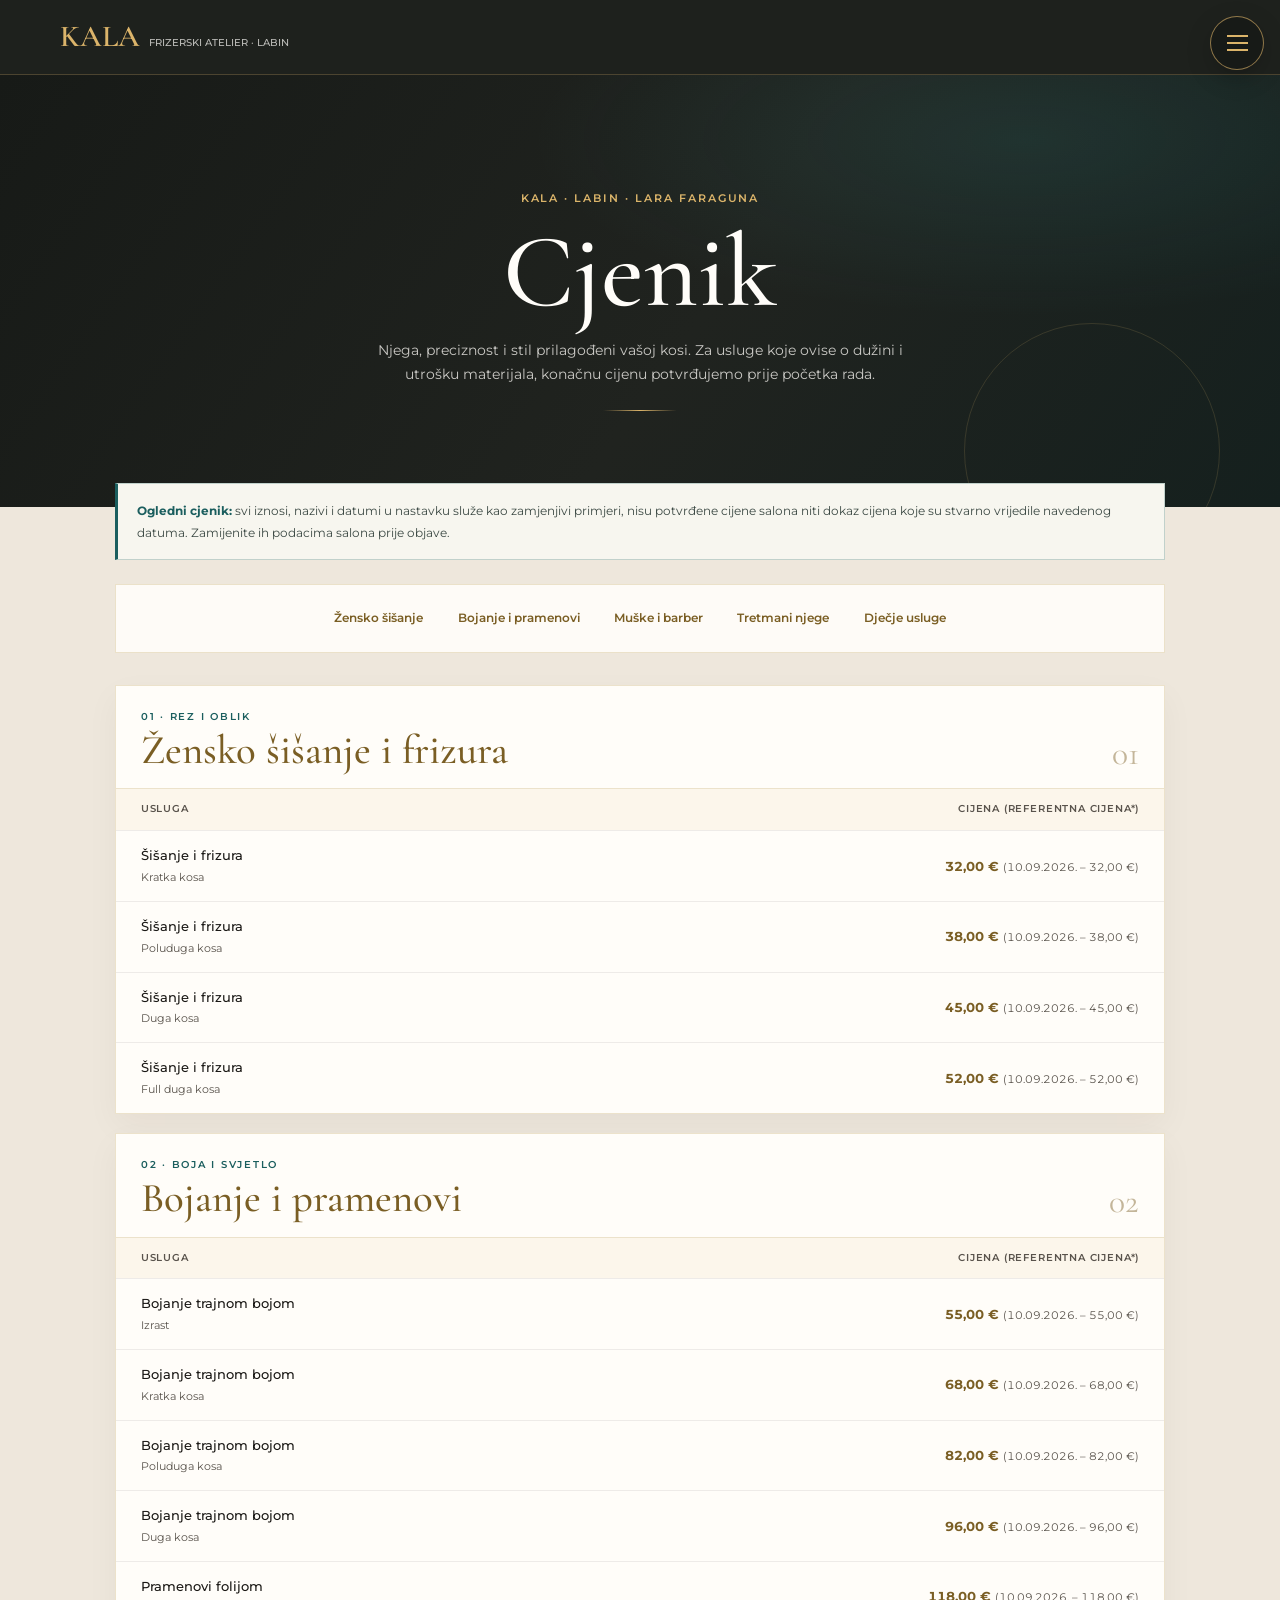
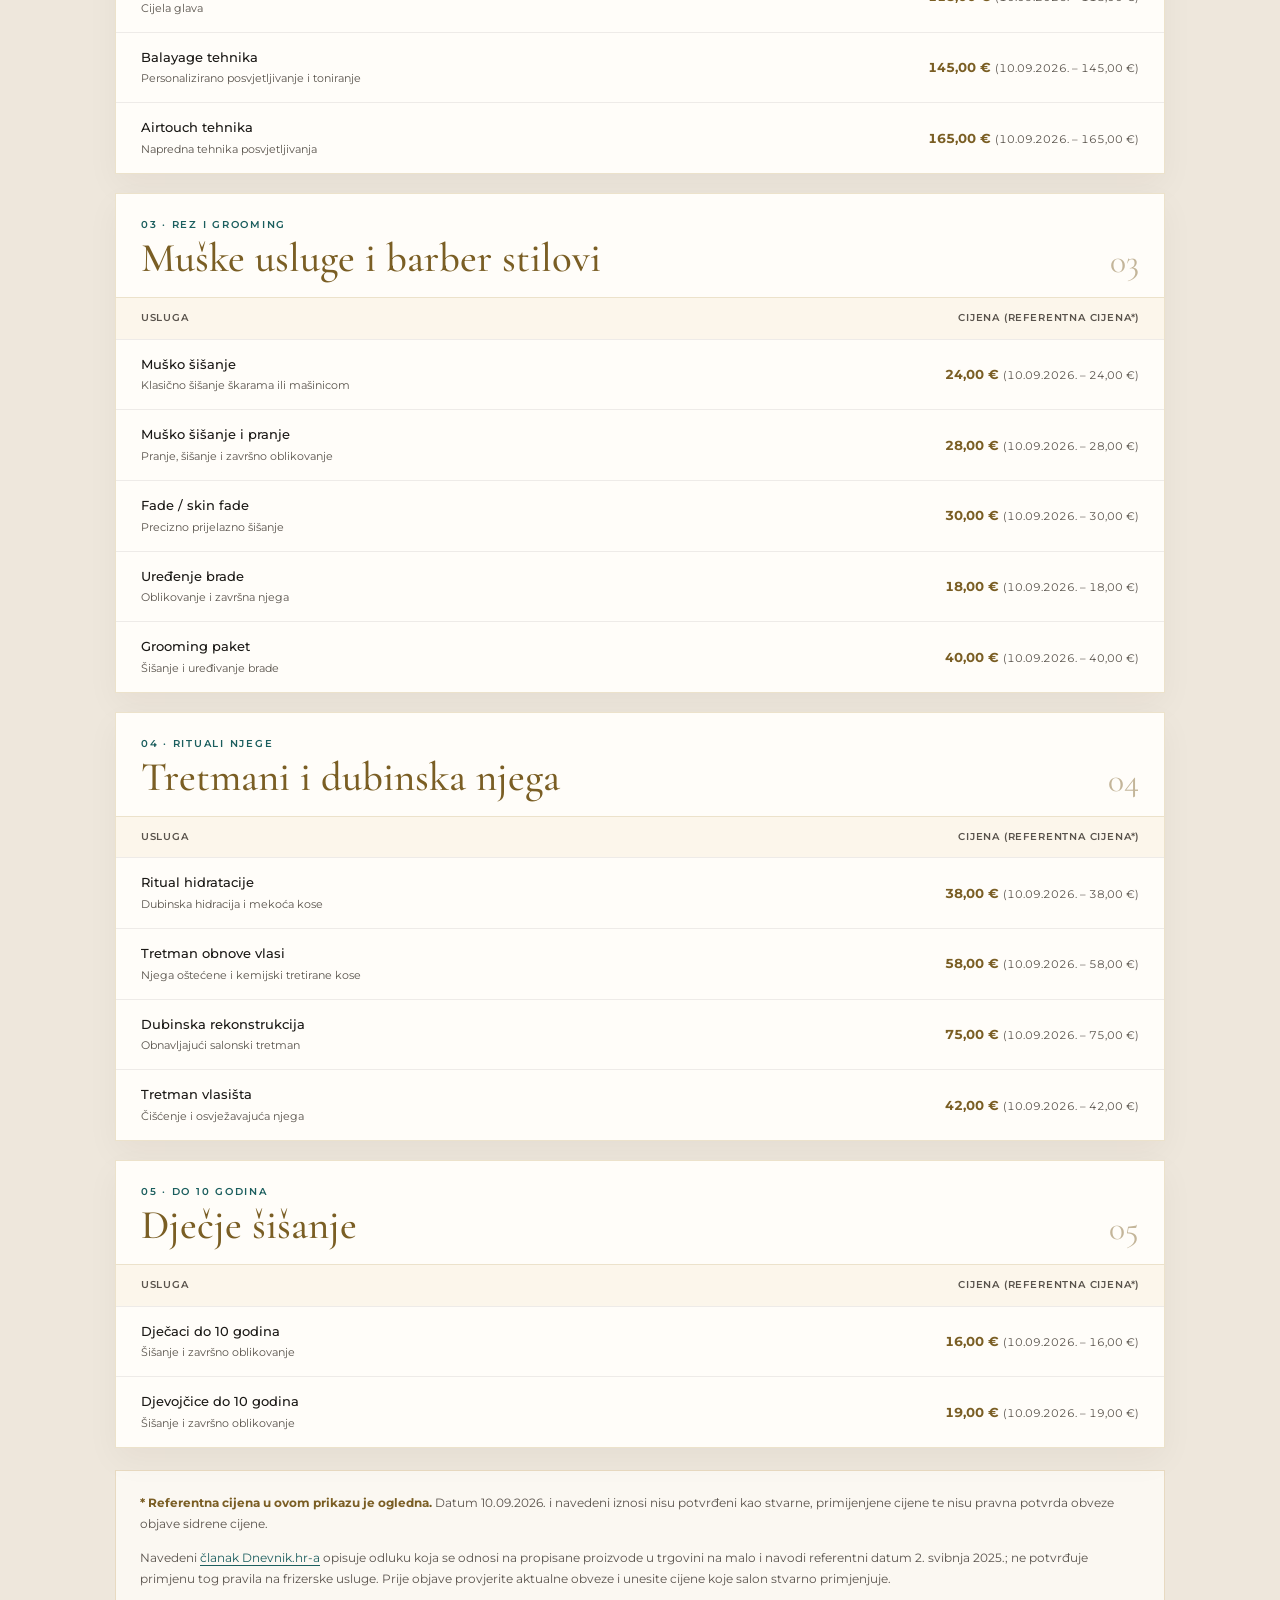
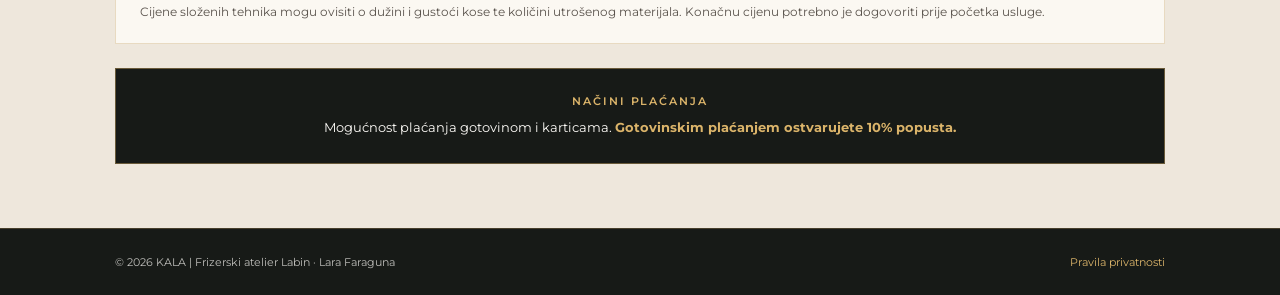
<file: cjenik.html>
<!DOCTYPE html>
<html lang="hr">
<head>
    <meta charset="UTF-8">
    <meta name="viewport" content="width=device-width, initial-scale=1">
    <meta name="description" content="Ogledni cjenik frizerskog ateliera KALA u Labinu. Ženske, muške, svečane i dječje frizerske usluge.">
    <meta name="theme-color" content="#171a17">
    <title>Cjenik | KALA Frizerski atelier Labin</title>
    <link rel="preconnect" href="https://fonts.googleapis.com">
    <link rel="preconnect" href="https://fonts.gstatic.com" crossorigin>
    <link href="https://fonts.googleapis.com/css2?family=Cormorant+Garamond:wght@400;500;600;700&family=Montserrat:wght@300;400;500;600;700&display=swap" rel="stylesheet">
    <style>
        :root {
            color-scheme: light;
            --gold: #b38f40;
            --gold-light: #dbb46a;
            --gold-dark: #7a5e24;
            --teal: #1b5e5e;
            --teal-light: #3aa3a3;
            --cream: #fffdf9;
            --cream-dark: #fcf6eb;
            --ink: #1a1815;
            --ink-soft: #59534c;
            --night: #171a17;
            --line: rgba(179, 143, 64, 0.25);
            --serif: 'Cormorant Garamond', Georgia, serif;
            --sans: 'Montserrat', Arial, sans-serif;
        }

        *,
        *::before,
        *::after {
            box-sizing: border-box;
        }

        html {
            scroll-behavior: smooth;
            scroll-padding-top: 6rem;
        }

        body {
            margin: 0;
            background: #eee7dc;
            color: var(--ink);
            font-family: var(--sans);
            font-size: 0.94rem;
            line-height: 1.65;
            -webkit-font-smoothing: antialiased;
        }

        a {
            color: inherit;
        }

        a:focus-visible {
            outline: 3px solid var(--teal-light);
            outline-offset: 4px;
        }

        .skip-link {
            position: absolute;
            z-index: 5;
            top: 0.75rem;
            left: 0.75rem;
            padding: 0.65rem 0.9rem;
            transform: translateY(-160%);
            background: var(--cream);
            color: var(--ink);
        }

        .skip-link:focus {
            transform: translateY(0);
        }

        .site-header {
            position: sticky;
            z-index: 4;
            top: 0;
            border-bottom: 1px solid rgba(219, 180, 106, 0.24);
            background: rgba(23, 26, 23, 0.97);
            color: var(--cream);
            backdrop-filter: blur(14px);
        }

        .nav-inner {
            width: min(1160px, calc(100% - 2.5rem));
            min-height: 74px;
            margin-inline: auto;
            display: flex;
            align-items: center;
            justify-content: space-between;
            gap: 1.5rem;
        }

        .wordmark {
            display: inline-flex;
            align-items: baseline;
            gap: 0.55rem;
            color: var(--cream);
            text-decoration: none;
        }

        .wordmark strong {
            color: var(--gold-light);
            font-family: var(--serif);
            font-size: 1.9rem;
            font-weight: 600;
            line-height: 1;
        }

        .wordmark span {
            color: rgba(255, 253, 249, 0.7);
            font-size: 0.65rem;
            font-weight: 500;
        }

        .nav-links {
            display: flex;
            align-items: center;
            gap: clamp(1rem, 3vw, 2.25rem);
        }

        .nav-links a {
            color: rgba(255, 253, 249, 0.83);
            font-size: 0.76rem;
            font-weight: 500;
            text-decoration: none;
            transition: color 160ms ease;
        }

        .nav-links a:hover,
        .nav-links a[aria-current="page"] {
            color: var(--gold-light);
        }

        .nav-links .home-link {
            padding: 0.55rem 0.85rem;
            border: 1px solid rgba(219, 180, 106, 0.55);
            color: var(--gold-light);
        }

        .site-menu-trigger,
        .site-menu-close {
            display: inline-grid;
            place-items: center;
            border: 1px solid rgba(219, 180, 106, 0.62);
            background: var(--night);
            color: var(--gold-light);
            cursor: pointer;
            font: inherit;
        }

        .site-menu-trigger {
            position: fixed;
            z-index: 1001;
            top: 1rem;
            right: 1rem;
            width: 54px;
            height: 54px;
            gap: 5px;
            border-radius: 50%;
            box-shadow: 0 8px 24px rgba(0, 0, 0, 0.22);
        }

        .site-menu-trigger:hover,
        .site-menu-close:hover {
            background: #292820;
        }

        .site-menu-glyph {
            display: grid;
            gap: 5px;
        }

        .site-menu-glyph span {
            display: block;
            width: 21px;
            height: 2px;
            background: currentColor;
        }

        .site-menu-trigger:focus-visible,
        .site-menu-close:focus-visible,
        .site-menu-link:focus-visible {
            outline: 3px solid var(--teal-light);
            outline-offset: 4px;
        }

        .site-menu-dialog {
            position: fixed;
            inset: 0 0 0 auto;
            width: min(420px, calc(100vw - 1rem));
            height: 100vh;
            height: 100dvh;
            max-width: none;
            max-height: none;
            margin: 0;
            padding: 0;
            overflow-y: auto;
            border: 0;
            border-left: 1px solid rgba(219, 180, 106, 0.35);
            background: var(--night);
            color: var(--cream);
            box-shadow: -20px 0 70px rgba(0, 0, 0, 0.3);
        }

        .site-menu-dialog::backdrop {
            background: rgba(8, 9, 8, 0.68);
            backdrop-filter: blur(5px);
        }

        .site-menu-dialog[open] {
            animation: site-menu-enter 260ms cubic-bezier(0.2, 0.75, 0.25, 1) both;
        }

        .site-menu-dialog.is-closing {
            animation: site-menu-exit 220ms ease both;
        }

        .site-menu-inner {
            display: flex;
            min-height: 100%;
            flex-direction: column;
            padding: clamp(1.5rem, 5vw, 2.5rem);
        }

        .site-menu-head {
            display: flex;
            align-items: flex-start;
            justify-content: space-between;
            gap: 1rem;
            padding-bottom: 2.5rem;
            border-bottom: 1px solid rgba(219, 180, 106, 0.24);
        }

        .site-menu-kicker {
            display: block;
            margin-bottom: 0.35rem;
            color: var(--gold-light);
            font-size: 0.65rem;
            font-weight: 600;
            letter-spacing: 0.16em;
            text-transform: uppercase;
        }

        .site-menu-title {
            margin: 0;
            color: var(--cream);
            font-family: var(--serif);
            font-size: 2.6rem;
            font-weight: 500;
            line-height: 1;
        }

        .site-menu-close {
            flex: 0 0 44px;
            width: 44px;
            height: 44px;
            border-radius: 50%;
            font-size: 1.7rem;
            line-height: 1;
        }

        .site-menu-links {
            display: grid;
            margin-top: 1.6rem;
        }

        .site-menu-link {
            display: flex;
            align-items: center;
            justify-content: space-between;
            gap: 1rem;
            min-height: 76px;
            border-bottom: 1px solid rgba(255, 253, 249, 0.1);
            color: rgba(255, 253, 249, 0.86);
            font-family: var(--serif);
            font-size: 1.8rem;
            text-decoration: none;
            transition: color 160ms ease, padding 160ms ease;
        }

        .site-menu-link span {
            color: var(--gold-light);
            font-family: var(--sans);
            font-size: 0.65rem;
            font-variant-numeric: tabular-nums;
        }

        .site-menu-link:hover,
        .site-menu-link[aria-current="page"] {
            padding-left: 0.4rem;
            color: var(--gold-light);
        }

        .site-menu-foot {
            margin: auto 0 0;
            padding-top: 2rem;
            color: rgba(255, 253, 249, 0.55);
            font-size: 0.65rem;
            letter-spacing: 0.12em;
            text-transform: uppercase;
        }

        @keyframes site-menu-enter {
            from { opacity: 0; transform: translateX(24px); }
            to { opacity: 1; transform: translateX(0); }
        }

        @keyframes site-menu-exit {
            from { opacity: 1; transform: translateX(0); }
            to { opacity: 0; transform: translateX(24px); }
        }

        @media (prefers-reduced-motion: reduce) {
            .site-menu-dialog[open],
            .site-menu-dialog.is-closing {
                animation-duration: 1ms;
            }
        }

        .hero {
            position: relative;
            overflow: hidden;
            padding: clamp(4.5rem, 9vw, 7.5rem) 1.25rem clamp(4rem, 8vw, 6rem);
            background:
                radial-gradient(ellipse at 80% 15%, rgba(58, 163, 163, 0.13), transparent 34%),
                linear-gradient(125deg, #171a17 0%, #20231f 55%, #15201e 100%);
            color: var(--cream);
            text-align: center;
        }

        .hero::after {
            position: absolute;
            right: max(4vw, calc((100vw - 1160px) / 2));
            bottom: -4.5rem;
            width: 16rem;
            height: 16rem;
            border: 1px solid rgba(219, 180, 106, 0.16);
            border-radius: 50%;
            content: "";
            pointer-events: none;
        }

        .hero-inner {
            position: relative;
            z-index: 1;
            width: min(720px, 100%);
            margin-inline: auto;
            animation: rise-in 700ms ease both;
        }

        .eyebrow {
            display: block;
            margin-bottom: 0.9rem;
            color: var(--gold-light);
            font-size: 0.68rem;
            font-weight: 600;
            letter-spacing: 0.18em;
            text-transform: uppercase;
        }

        h1,
        h2,
        h3,
        p {
            margin-top: 0;
        }

        h1,
        h2,
        h3 {
            font-family: var(--serif);
            font-weight: 500;
        }

        h1 {
            margin-bottom: 0.65rem;
            color: var(--cream);
            font-size: clamp(3.4rem, 9vw, 6.5rem);
            line-height: 0.95;
        }

        .hero p {
            max-width: 540px;
            margin: 1.1rem auto 0;
            color: rgba(255, 253, 249, 0.76);
            font-size: 0.9rem;
        }

        .hero-rule {
            width: 74px;
            height: 1px;
            margin: 1.5rem auto 0;
            background: linear-gradient(90deg, transparent, var(--gold-light), transparent);
        }

        main {
            position: relative;
            z-index: 2;
            width: min(1050px, calc(100% - 2.5rem));
            margin: -1.5rem auto 0;
            padding-bottom: 4rem;
        }

        .notice {
            margin-bottom: 1.5rem;
            padding: 1rem 1.2rem;
            border: 1px solid rgba(27, 94, 94, 0.24);
            border-left: 3px solid var(--teal);
            background: #f7f6ef;
            color: #3c4944;
            font-size: 0.78rem;
            line-height: 1.7;
        }

        .notice strong {
            color: var(--teal);
        }

        .category-nav {
            display: flex;
            flex-wrap: wrap;
            justify-content: center;
            gap: 0.55rem;
            margin-bottom: 2rem;
            padding: 1rem;
            border: 1px solid var(--line);
            background: rgba(255, 253, 249, 0.92);
        }

        .category-nav a {
            padding: 0.5rem 0.8rem;
            color: var(--gold-dark);
            font-size: 0.72rem;
            font-weight: 600;
            text-decoration: none;
            transition: background 160ms ease, color 160ms ease;
        }

        .category-nav a:hover {
            background: var(--teal);
            color: white;
        }

        .price-section {
            margin-bottom: 1.2rem;
            border: 1px solid var(--line);
            background: var(--cream);
            box-shadow: 0 12px 32px rgba(35, 30, 21, 0.045);
            animation: rise-in 650ms ease both;
        }

        .section-heading {
            display: flex;
            align-items: end;
            justify-content: space-between;
            gap: 1rem;
            padding: 1.45rem 1.55rem 1.1rem;
            border-bottom: 1px solid var(--line);
        }

        .section-heading .eyebrow {
            margin-bottom: 0.3rem;
            color: var(--teal);
            font-size: 0.61rem;
        }

        .section-heading h2 {
            margin: 0;
            color: var(--gold-dark);
            font-size: clamp(1.9rem, 4vw, 2.55rem);
            line-height: 1;
        }

        .section-index {
            color: rgba(122, 94, 36, 0.45);
            font-family: var(--serif);
            font-size: 2.1rem;
            line-height: 1;
        }

        .table-scroll {
            overflow-x: auto;
            scrollbar-color: var(--gold) var(--cream-dark);
        }

        .visually-hidden {
            position: absolute;
            width: 1px;
            height: 1px;
            padding: 0;
            margin: -1px;
            overflow: hidden;
            clip: rect(0, 0, 0, 0);
            white-space: nowrap;
            border: 0;
        }

        table {
            width: 100%;
            border-collapse: collapse;
            text-align: left;
        }

        thead {
            background: var(--cream-dark);
        }

        th {
            padding: 0.75rem 1rem;
            color: var(--ink-soft);
            font-size: 0.64rem;
            font-weight: 600;
            letter-spacing: 0.08em;
            text-transform: uppercase;
        }

        th:first-child,
        td:first-child {
            padding-left: 1.55rem;
        }

        th:last-child,
        td:last-child {
            padding-right: 1.55rem;
        }

        th.price-col,
        td.price-col {
            width: 50%;
            text-align: right;
        }

        tbody tr {
            border-top: 1px solid rgba(26, 24, 21, 0.075);
            transition: background 150ms ease;
        }

        tbody tr:hover {
            background: #f9f7f1;
        }

        td {
            padding: 0.88rem 1rem;
            vertical-align: middle;
        }

        .service-name {
            display: block;
            color: var(--ink);
            font-size: 0.82rem;
            font-weight: 500;
        }

        .service-detail {
            display: block;
            margin-top: 0.12rem;
            color: var(--ink-soft);
            font-size: 0.68rem;
            font-weight: 400;
        }

        .current-price {
            color: var(--gold-dark);
            font-size: 0.84rem;
            font-weight: 700;
            font-variant-numeric: tabular-nums;
        }

        .anchor-price {
            color: var(--ink-soft);
            font-size: 0.69rem;
            font-variant-numeric: tabular-nums;
        }

        .subsection-row td {
            padding-top: 1rem;
            padding-bottom: 0.45rem;
            background: #fbfaf6;
            color: var(--teal);
            font-size: 0.65rem;
            font-weight: 700;
            letter-spacing: 0.1em;
            text-transform: uppercase;
        }

        .subsection-row:hover {
            background: transparent;
        }

        .pricing-note {
            margin: 1.4rem 0 0;
            padding: 1.3rem 1.5rem;
            border: 1px solid rgba(179, 143, 64, 0.28);
            background: rgba(255, 253, 249, 0.78);
            color: var(--ink-soft);
            font-size: 0.76rem;
            line-height: 1.75;
        }

        .pricing-note p:last-child {
            margin-bottom: 0;
        }

        .pricing-note strong {
            color: var(--gold-dark);
        }

        .pricing-note a {
            color: var(--teal);
            text-underline-offset: 3px;
        }

        .payment-note {
            margin-top: 1.5rem;
            padding: 1.5rem;
            border: 1px solid rgba(219, 180, 106, 0.42);
            background: var(--night);
            color: var(--cream);
            text-align: center;
        }

        .payment-note .eyebrow {
            margin-bottom: 0.35rem;
        }

        .payment-note p {
            margin: 0;
            font-size: 0.82rem;
        }

        .payment-note strong {
            color: var(--gold-light);
        }

        .site-footer {
            padding: 1.5rem 1.25rem;
            border-top: 1px solid rgba(219, 180, 106, 0.24);
            background: var(--night);
            color: rgba(255, 253, 249, 0.72);
        }

        .footer-inner {
            width: min(1050px, 100%);
            margin-inline: auto;
            display: flex;
            align-items: center;
            justify-content: space-between;
            gap: 1rem;
            font-size: 0.7rem;
        }

        .footer-inner p {
            margin: 0;
        }

        .footer-inner a {
            color: var(--gold-light);
            text-decoration: none;
        }

        .footer-inner a:hover {
            text-decoration: underline;
            text-underline-offset: 3px;
        }

        @keyframes rise-in {
            from { opacity: 0; transform: translateY(12px); }
            to { opacity: 1; transform: translateY(0); }
        }

        @media (max-width: 640px) {
            .nav-inner {
                width: calc(100% - 1.5rem);
                min-height: 66px;
                gap: 0.7rem;
            }

            .wordmark {
                gap: 0.35rem;
            }

            .wordmark strong {
                font-size: 1.65rem;
            }

            .wordmark span {
                display: none;
            }

            .nav-links {
                gap: 0.75rem;
            }

            .nav-links a {
                font-size: 0.68rem;
            }

            .nav-links .home-link {
                padding: 0.45rem 0.55rem;
            }

            .hero {
                padding-top: 4rem;
                padding-bottom: 3.6rem;
            }

            main {
                width: calc(100% - 1.25rem);
            }

            .notice {
                padding: 0.85rem 0.9rem;
                font-size: 0.73rem;
            }

            .category-nav {
                justify-content: flex-start;
                gap: 0.2rem;
                padding: 0.55rem;
            }

            .category-nav a {
                padding: 0.45rem 0.55rem;
                font-size: 0.66rem;
            }

            .section-heading {
                padding: 1.15rem 1rem 0.9rem;
            }

            th {
                padding: 0.65rem 0.45rem;
                font-size: 0.56rem;
                letter-spacing: 0.035em;
            }

            th:first-child,
            td:first-child {
                padding-left: 0.8rem;
            }

            th:last-child,
            td:last-child {
                padding-right: 0.8rem;
            }

            th.price-col,
            td.price-col {
                width: 50%;
                min-width: 160px;
            }

            td {
                padding: 0.78rem 0.45rem;
            }

            .service-name {
                font-size: 0.74rem;
            }

            .service-detail {
                font-size: 0.64rem;
            }

            .current-price {
                font-size: 0.73rem;
            }

            .anchor-price {
                font-size: 0.61rem;
            }

            .subsection-row td {
                padding-left: 0.8rem;
            }

            .footer-inner {
                align-items: flex-start;
                flex-direction: column;
                gap: 0.5rem;
            }
        }

        @media (max-width: 360px) {
            .nav-links {
                gap: 0.45rem;
            }

            .nav-links a {
                font-size: 0.62rem;
            }

            .anchor-price {
                font-size: 0.59rem;
            }
        }

        @media (prefers-reduced-motion: reduce) {
            *,
            *::before,
            *::after {
                scroll-behavior: auto !important;
                animation-duration: 0.01ms !important;
                animation-iteration-count: 1 !important;
                transition-duration: 0.01ms !important;
            }
        }
    </style>
</head>
<body>
    <a class="skip-link" href="#main-content">Preskoči na cjenik</a>

    <header class="site-header">
        <div class="nav-inner">
            <a class="wordmark" href="index.html" aria-label="KALA, početna stranica">
                <strong>KALA</strong>
                <span>FRIZERSKI ATELIER · LABIN</span>
            </a>
            <button class="site-menu-trigger" type="button" aria-label="Otvori izbornik" aria-controls="site-menu" aria-expanded="false">
                <span class="site-menu-glyph" aria-hidden="true"><span></span><span></span><span></span></span>
            </button>
        </div>
    </header>

    <dialog class="site-menu-dialog" id="site-menu" aria-labelledby="site-menu-title">
        <div class="site-menu-inner">
            <div class="site-menu-head">
                <div>
                    <span class="site-menu-kicker">KALA · Labin</span>
                    <h2 class="site-menu-title" id="site-menu-title">Izbornik</h2>
                </div>
                <button class="site-menu-close" type="button" aria-label="Zatvori izbornik" autofocus>&times;</button>
            </div>
            <nav class="site-menu-links" aria-label="Glavna navigacija">
                <a class="site-menu-link" href="index.html">Početna <span>01</span></a>
                <a class="site-menu-link" href="cjenik.html" aria-current="page">Cjenik <span>02</span></a>
                <a class="site-menu-link" href="privatnost.html">Privatnost <span>03</span></a>
            </nav>
            <p class="site-menu-foot">Frizerski atelier · Iskonska elegancija</p>
        </div>
    </dialog>

    <section class="hero" aria-labelledby="page-title">
        <div class="hero-inner">
            <span class="eyebrow">KALA · Labin · Lara Faraguna</span>
            <h1 id="page-title">Cjenik</h1>
            <p>Njega, preciznost i stil prilagođeni vašoj kosi. Za usluge koje ovise o dužini i utrošku materijala, konačnu cijenu potvrđujemo prije početka rada.</p>
            <div class="hero-rule" aria-hidden="true"></div>
        </div>
    </section>

    <main id="main-content">
        <aside class="notice" aria-label="Važna napomena o oglednim cijenama">
            <strong>Ogledni cjenik:</strong> svi iznosi, nazivi i datumi u nastavku služe kao zamjenjivi primjeri, nisu potvrđene cijene salona niti dokaz cijena koje su stvarno vrijedile navedenog datuma. Zamijenite ih podacima salona prije objave.
        </aside>

        <nav class="category-nav" aria-label="Kategorije usluga">
            <a href="#zenske-usluge">Žensko šišanje</a>
            <a href="#bojanje-pramenovi">Bojanje i pramenovi</a>
            <a href="#muske-usluge">Muške i barber</a>
            <a href="#tretmani-njega">Tretmani njege</a>
            <a href="#djecje-usluge">Dječje usluge</a>
        </nav>

        <!-- Zamjenski iznosi: ažurirajte obje cijene u svakom retku kada stigne službeni cjenik. -->
        <section class="price-section" id="zenske-usluge" aria-labelledby="women-title">
            <header class="section-heading">
                <div>
                    <span class="eyebrow">01 · rez i oblik</span>
                    <h2 id="women-title">Žensko šišanje i frizura</h2>
                </div>
                <span class="section-index" aria-hidden="true">01</span>
            </header>
            <div class="table-scroll">
                <table>
                    <caption class="visually-hidden">Ogledne cijene ženskog šišanja i frizura</caption>
                    <thead>
                        <tr><th scope="col">Usluga</th><th scope="col" class="price-col">Cijena (referentna cijena*)</th></tr>
                    </thead>
                    <tbody>
                        <tr><td><span class="service-name">Šišanje i frizura</span><span class="service-detail">Kratka kosa</span></td><td class="price-col"><span class="current-price">32,00 €</span> <span class="anchor-price">(10.09.2026. – 32,00 €)</span></td></tr>
                        <tr><td><span class="service-name">Šišanje i frizura</span><span class="service-detail">Poluduga kosa</span></td><td class="price-col"><span class="current-price">38,00 €</span> <span class="anchor-price">(10.09.2026. – 38,00 €)</span></td></tr>
                        <tr><td><span class="service-name">Šišanje i frizura</span><span class="service-detail">Duga kosa</span></td><td class="price-col"><span class="current-price">45,00 €</span> <span class="anchor-price">(10.09.2026. – 45,00 €)</span></td></tr>
                        <tr><td><span class="service-name">Šišanje i frizura</span><span class="service-detail">Full duga kosa</span></td><td class="price-col"><span class="current-price">52,00 €</span> <span class="anchor-price">(10.09.2026. – 52,00 €)</span></td></tr>
                    </tbody>
                </table>
            </div>
        </section>

        <section class="price-section" id="bojanje-pramenovi" aria-labelledby="color-title">
            <header class="section-heading">
                <div>
                    <span class="eyebrow">02 · boja i svjetlo</span>
                    <h2 id="color-title">Bojanje i pramenovi</h2>
                </div>
                <span class="section-index" aria-hidden="true">02</span>
            </header>
            <div class="table-scroll">
                <table>
                    <caption class="visually-hidden">Ogledne cijene bojanja i pramenova</caption>
                    <thead><tr><th scope="col">Usluga</th><th scope="col" class="price-col">Cijena (referentna cijena*)</th></tr></thead>
                    <tbody>
                        <tr><td><span class="service-name">Bojanje trajnom bojom</span><span class="service-detail">Izrast</span></td><td class="price-col"><span class="current-price">55,00 €</span> <span class="anchor-price">(10.09.2026. – 55,00 €)</span></td></tr>
                        <tr><td><span class="service-name">Bojanje trajnom bojom</span><span class="service-detail">Kratka kosa</span></td><td class="price-col"><span class="current-price">68,00 €</span> <span class="anchor-price">(10.09.2026. – 68,00 €)</span></td></tr>
                        <tr><td><span class="service-name">Bojanje trajnom bojom</span><span class="service-detail">Poluduga kosa</span></td><td class="price-col"><span class="current-price">82,00 €</span> <span class="anchor-price">(10.09.2026. – 82,00 €)</span></td></tr>
                        <tr><td><span class="service-name">Bojanje trajnom bojom</span><span class="service-detail">Duga kosa</span></td><td class="price-col"><span class="current-price">96,00 €</span> <span class="anchor-price">(10.09.2026. – 96,00 €)</span></td></tr>
                        <tr><td><span class="service-name">Pramenovi folijom</span><span class="service-detail">Cijela glava</span></td><td class="price-col"><span class="current-price">118,00 €</span> <span class="anchor-price">(10.09.2026. – 118,00 €)</span></td></tr>
                        <tr><td><span class="service-name">Balayage tehnika</span><span class="service-detail">Personalizirano posvjetljivanje i toniranje</span></td><td class="price-col"><span class="current-price">145,00 €</span> <span class="anchor-price">(10.09.2026. – 145,00 €)</span></td></tr>
                        <tr><td><span class="service-name">Airtouch tehnika</span><span class="service-detail">Napredna tehnika posvjetljivanja</span></td><td class="price-col"><span class="current-price">165,00 €</span> <span class="anchor-price">(10.09.2026. – 165,00 €)</span></td></tr>
                    </tbody>
                </table>
            </div>
        </section>

        <section class="price-section" id="muske-usluge" aria-labelledby="men-title">
            <header class="section-heading">
                <div>
                    <span class="eyebrow">03 · rez i grooming</span>
                    <h2 id="men-title">Muške usluge i barber stilovi</h2>
                </div>
                <span class="section-index" aria-hidden="true">03</span>
            </header>
            <div class="table-scroll">
                <table>
                    <caption class="visually-hidden">Ogledne cijene muškog šišanja i barber usluga</caption>
                    <thead><tr><th scope="col">Usluga</th><th scope="col" class="price-col">Cijena (referentna cijena*)</th></tr></thead>
                    <tbody>
                        <tr><td><span class="service-name">Muško šišanje</span><span class="service-detail">Klasično šišanje škarama ili mašinicom</span></td><td class="price-col"><span class="current-price">24,00 €</span> <span class="anchor-price">(10.09.2026. – 24,00 €)</span></td></tr>
                        <tr><td><span class="service-name">Muško šišanje i pranje</span><span class="service-detail">Pranje, šišanje i završno oblikovanje</span></td><td class="price-col"><span class="current-price">28,00 €</span> <span class="anchor-price">(10.09.2026. – 28,00 €)</span></td></tr>
                        <tr><td><span class="service-name">Fade / skin fade</span><span class="service-detail">Precizno prijelazno šišanje</span></td><td class="price-col"><span class="current-price">30,00 €</span> <span class="anchor-price">(10.09.2026. – 30,00 €)</span></td></tr>
                        <tr><td><span class="service-name">Uređenje brade</span><span class="service-detail">Oblikovanje i završna njega</span></td><td class="price-col"><span class="current-price">18,00 €</span> <span class="anchor-price">(10.09.2026. – 18,00 €)</span></td></tr>
                        <tr><td><span class="service-name">Grooming paket</span><span class="service-detail">Šišanje i uređivanje brade</span></td><td class="price-col"><span class="current-price">40,00 €</span> <span class="anchor-price">(10.09.2026. – 40,00 €)</span></td></tr>
                    </tbody>
                </table>
            </div>
        </section>

        <section class="price-section" id="tretmani-njega" aria-labelledby="treatment-title">
            <header class="section-heading">
                <div>
                    <span class="eyebrow">04 · rituali njege</span>
                    <h2 id="treatment-title">Tretmani i dubinska njega</h2>
                </div>
                <span class="section-index" aria-hidden="true">04</span>
            </header>
            <div class="table-scroll">
                <table>
                    <caption class="visually-hidden">Ogledne cijene tretmana i dubinske njege kose</caption>
                    <thead><tr><th scope="col">Usluga</th><th scope="col" class="price-col">Cijena (referentna cijena*)</th></tr></thead>
                    <tbody>
                        <tr><td><span class="service-name">Ritual hidratacije</span><span class="service-detail">Dubinska hidracija i mekoća kose</span></td><td class="price-col"><span class="current-price">38,00 €</span> <span class="anchor-price">(10.09.2026. – 38,00 €)</span></td></tr>
                        <tr><td><span class="service-name">Tretman obnove vlasi</span><span class="service-detail">Njega oštećene i kemijski tretirane kose</span></td><td class="price-col"><span class="current-price">58,00 €</span> <span class="anchor-price">(10.09.2026. – 58,00 €)</span></td></tr>
                        <tr><td><span class="service-name">Dubinska rekonstrukcija</span><span class="service-detail">Obnavljajući salonski tretman</span></td><td class="price-col"><span class="current-price">75,00 €</span> <span class="anchor-price">(10.09.2026. – 75,00 €)</span></td></tr>
                        <tr><td><span class="service-name">Tretman vlasišta</span><span class="service-detail">Čišćenje i osvježavajuća njega</span></td><td class="price-col"><span class="current-price">42,00 €</span> <span class="anchor-price">(10.09.2026. – 42,00 €)</span></td></tr>
                    </tbody>
                </table>
            </div>
        </section>

        <section class="price-section" id="djecje-usluge" aria-labelledby="kids-title">
            <header class="section-heading">
                <div>
                    <span class="eyebrow">05 · do 10 godina</span>
                    <h2 id="kids-title">Dječje šišanje</h2>
                </div>
                <span class="section-index" aria-hidden="true">05</span>
            </header>
            <div class="table-scroll">
                <table>
                    <caption class="visually-hidden">Ogledne cijene dječjeg šišanja do 10 godina</caption>
                    <thead><tr><th scope="col">Usluga</th><th scope="col" class="price-col">Cijena (referentna cijena*)</th></tr></thead>
                    <tbody>
                        <tr><td><span class="service-name">Dječaci do 10 godina</span><span class="service-detail">Šišanje i završno oblikovanje</span></td><td class="price-col"><span class="current-price">16,00 €</span> <span class="anchor-price">(10.09.2026. – 16,00 €)</span></td></tr>
                        <tr><td><span class="service-name">Djevojčice do 10 godina</span><span class="service-detail">Šišanje i završno oblikovanje</span></td><td class="price-col"><span class="current-price">19,00 €</span> <span class="anchor-price">(10.09.2026. – 19,00 €)</span></td></tr>
                    </tbody>
                </table>
            </div>
        </section>

        <aside class="pricing-note" aria-label="Napomene o cijenama">
            <p><strong>* Referentna cijena u ovom prikazu je ogledna.</strong> Datum 10.09.2026. i navedeni iznosi nisu potvrđeni kao stvarne, primijenjene cijene te nisu pravna potvrda obveze objave sidrene cijene.</p>
            <p>Navedeni <a href="https://dnevnik.hr/vijesti/hrvatska/na-snazi-odluka-o-objavi-dodatne-sidrene-cijene---913437.html" target="_blank" rel="noopener noreferrer">članak Dnevnik.hr-a</a> opisuje odluku koja se odnosi na propisane proizvode u trgovini na malo i navodi referentni datum 2. svibnja 2025.; ne potvrđuje primjenu tog pravila na frizerske usluge. Prije objave provjerite aktualne obveze i unesite cijene koje salon stvarno primjenjuje.</p>
            <p>Cijene složenih tehnika mogu ovisiti o dužini i gustoći kose te količini utrošenog materijala. Konačnu cijenu potrebno je dogovoriti prije početka usluge.</p>
        </aside>

        <aside class="payment-note" aria-label="Načini plaćanja">
            <span class="eyebrow">Načini plaćanja</span>
            <p>Mogućnost plaćanja gotovinom i karticama. <strong>Gotovinskim plaćanjem ostvarujete 10% popusta.</strong></p>
        </aside>
    </main>

    <footer class="site-footer">
        <div class="footer-inner">
            <p>© <span>2026</span> KALA | Frizerski atelier Labin · Lara Faraguna</p>
            <a href="privatnost.html">Pravila privatnosti</a>
        </div>
    </footer>
    <script>
        (() => {
            const menuTrigger = document.querySelector('.site-menu-trigger');
            const menuDialog = document.getElementById('site-menu');
            const menuClose = menuDialog?.querySelector('.site-menu-close');

            if (!menuTrigger || !menuDialog) {
                return;
            }

            const closeMenu = () => {
                if (menuDialog.open) {
                    menuDialog.classList.add('is-closing');
                }
            };

            menuTrigger.addEventListener('click', () => {
                menuDialog.classList.remove('is-closing');
                menuDialog.showModal();
                menuTrigger.setAttribute('aria-expanded', 'true');
            });

            menuClose?.addEventListener('click', closeMenu);

            menuDialog.addEventListener('click', (event) => {
                if (event.target === menuDialog) {
                    closeMenu();
                }
            });

            menuDialog.addEventListener('cancel', (event) => {
                event.preventDefault();
                closeMenu();
            });

            menuDialog.addEventListener('animationend', (event) => {
                if (event.target === menuDialog && menuDialog.classList.contains('is-closing')) {
                    menuDialog.classList.remove('is-closing');
                    menuTrigger.setAttribute('aria-expanded', 'false');
                    menuDialog.close();
                }
            });

            menuDialog.addEventListener('close', () => {
                menuTrigger.setAttribute('aria-expanded', 'false');
                menuDialog.classList.remove('is-closing');
            });
        })();
    </script>
</body>
</html>
</file>
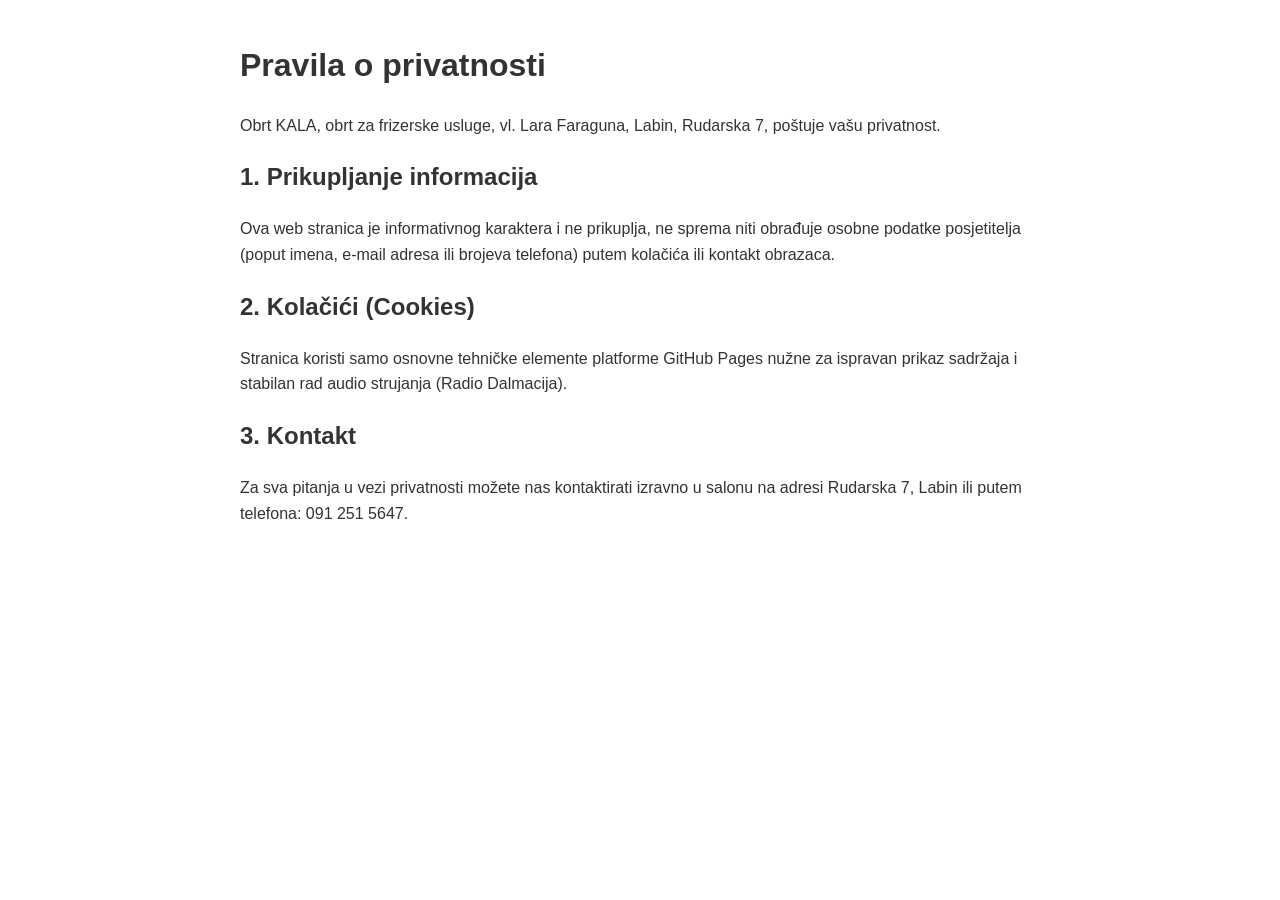
<file: privatnost.html>
<!DOCTYPE html>
<html lang="hr">
<head>
    <meta charset="UTF-8">
    <title>Pravila o privatnosti | Frizerski salon KALA Labin</title>
</head>
<body style="font-family: sans-serif; max-width: 800px; margin: 40px auto; padding: 0 20px; line-height: 1.6; color: #333;">
    <h1>Pravila o privatnosti</h1>
    <p>Obrt KALA, obrt za frizerske usluge, vl. Lara Faraguna, Labin, Rudarska 7, poštuje vašu privatnost.</p>
    <h2>1. Prikupljanje informacija</h2>
    <p>Ova web stranica je informativnog karaktera i ne prikuplja, ne sprema niti obrađuje osobne podatke posjetitelja (poput imena, e-mail adresa ili brojeva telefona) putem kolačića ili kontakt obrazaca.</p>
    <h2>2. Kolačići (Cookies)</h2>
    <p>Stranica koristi samo osnovne tehničke elemente platforme GitHub Pages nužne za ispravan prikaz sadržaja i stabilan rad audio strujanja (Radio Dalmacija).</p>
    <h2>3. Kontakt</h2>
    <p>Za sva pitanja u vezi privatnosti možete nas kontaktirati izravno u salonu na adresi Rudarska 7, Labin ili putem telefona: 091 251 5647.</p>
</body>
</html>
</file>
